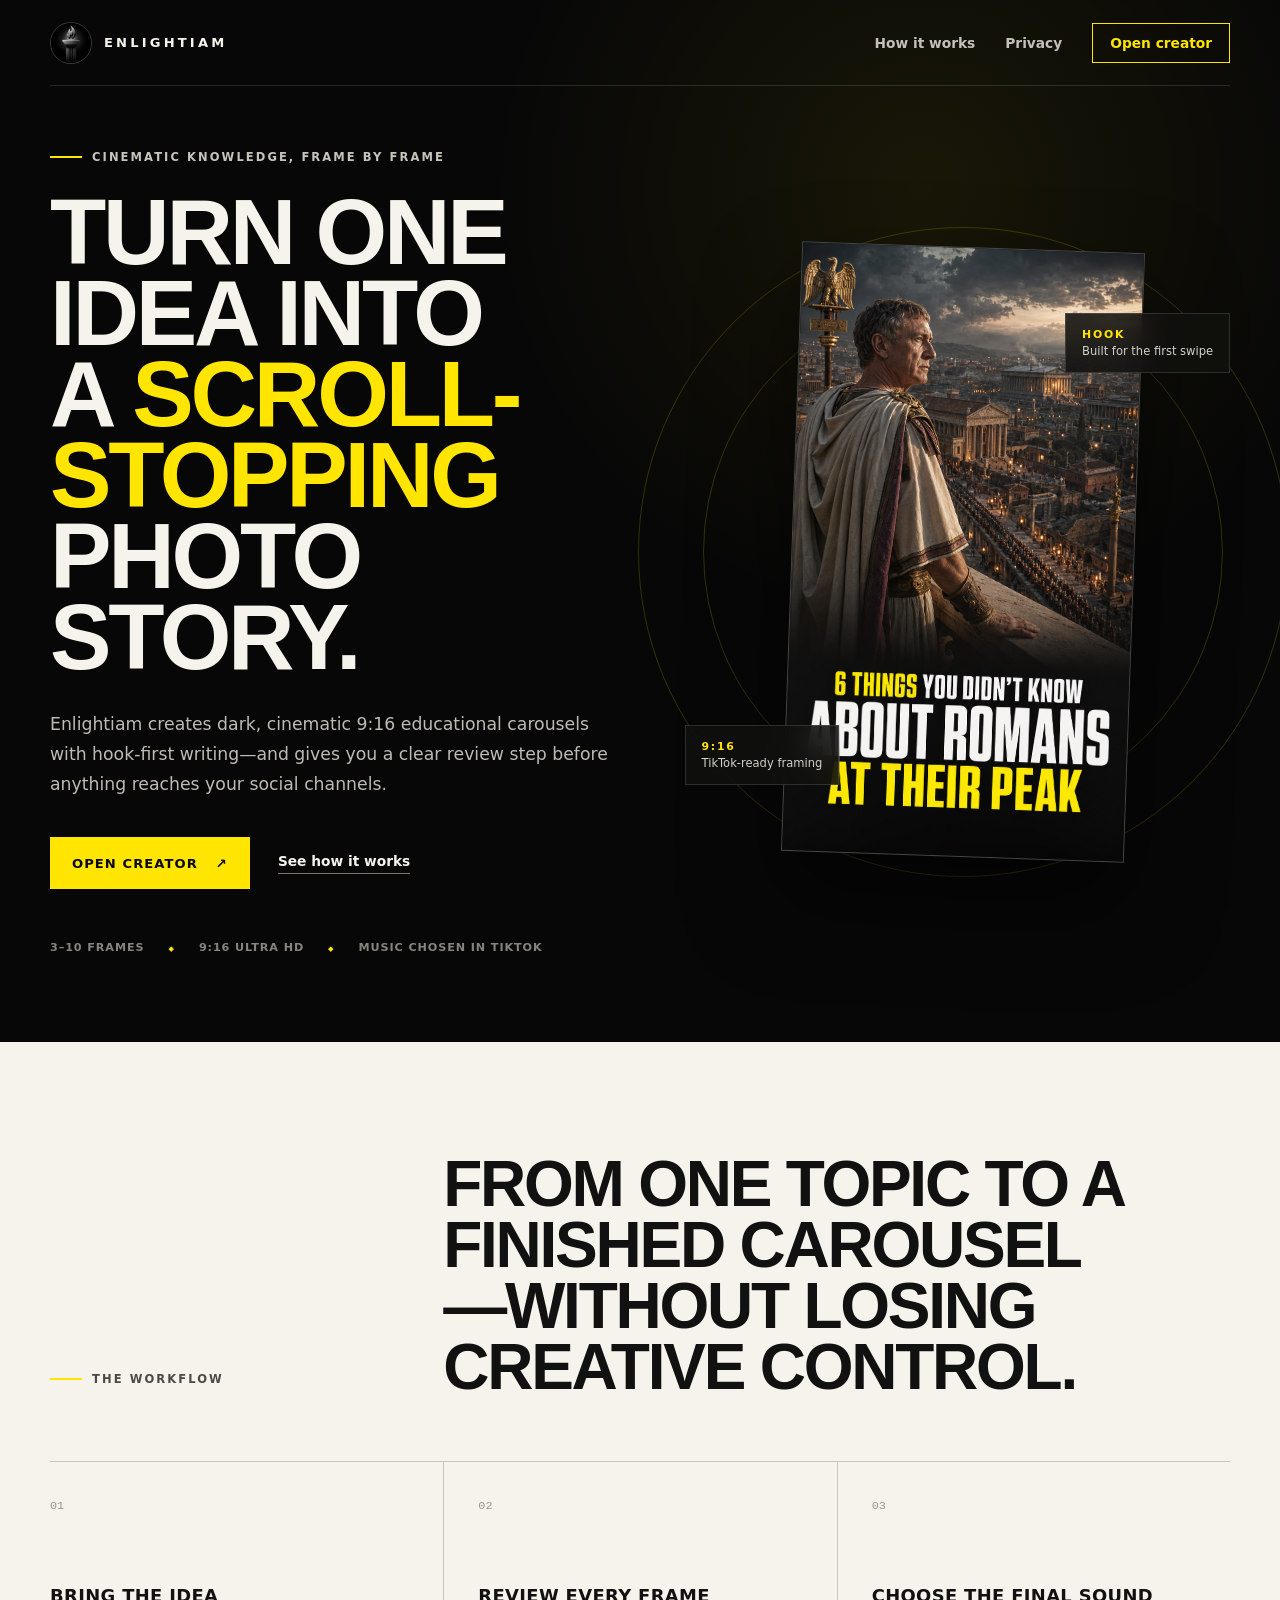
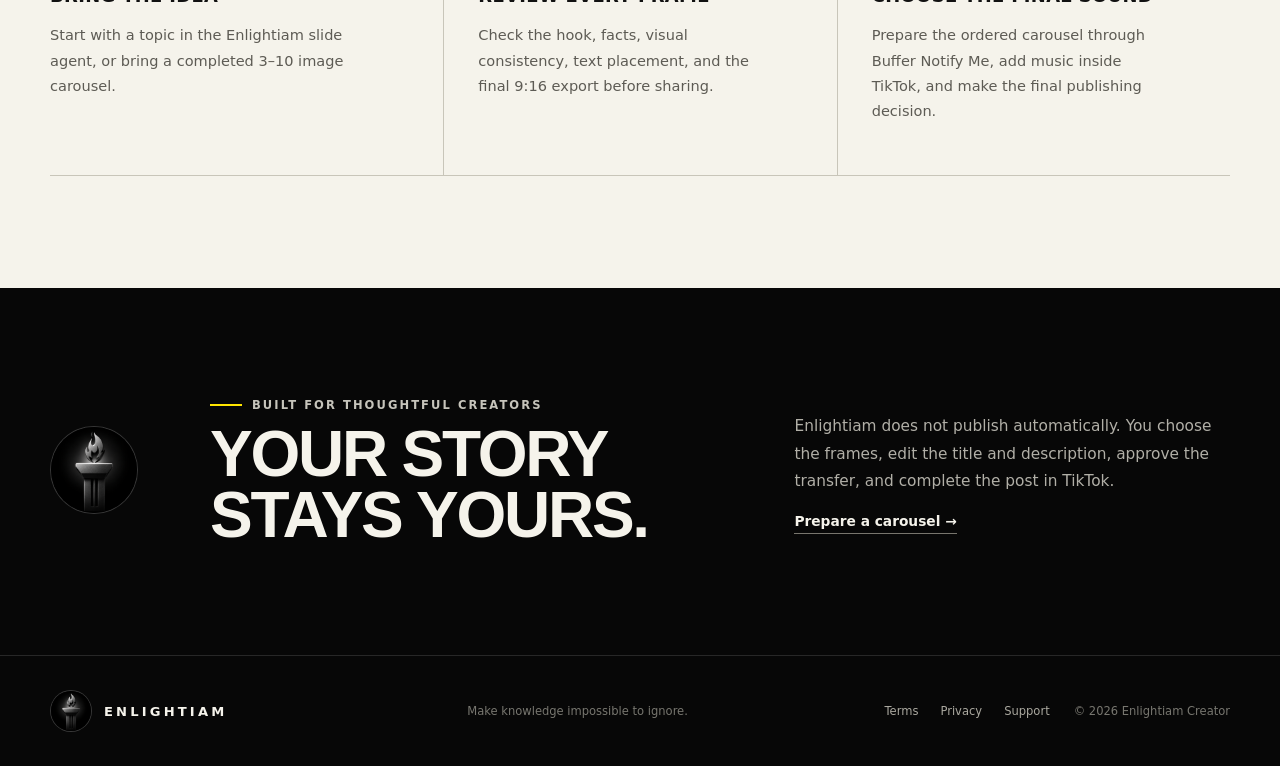
<file: index.html>
<!doctype html>
<html lang="en">
  <head>
    <meta charset="utf-8">
    <meta name="viewport" content="width=device-width, initial-scale=1">
    <meta name="description" content="Enlightiam creates cinematic, fact-checked photo stories for TikTok.">
    <meta name="theme-color" content="#070707">
    <title>Enlightiam — Cinematic Knowledge</title>
    <link rel="icon" href="preview/assets/enlightiam-icon.png">
    <link rel="stylesheet" href="styles.css">
  </head>
  <body>
    <header class="site-header shell">
      <a class="brand" href="index.html" aria-label="Enlightiam home">
        <span class="brand-mark"><img src="preview/assets/enlightiam-icon.png" alt=""></span>
        <span>ENLIGHTIAM</span>
      </a>
      <nav aria-label="Main navigation">
        <a href="#how-it-works">How it works</a>
        <a href="privacy.html">Privacy</a>
        <a class="nav-cta" href="https://enlightiam-creator.alemu17.chatgpt.site/create">Open creator</a>
      </nav>
    </header>

    <main>
      <section class="hero shell">
        <div class="hero-copy">
          <p class="eyebrow"><span></span>Cinematic knowledge, frame by frame</p>
          <h1>Turn one idea into a <em>scroll-stopping</em> photo story.</h1>
          <p class="hero-lead">Enlightiam creates dark, cinematic 9:16 educational carousels with hook-first writing—and gives you a clear review step before anything reaches your social channels.</p>
          <div class="hero-actions">
            <a class="button button-primary" href="https://enlightiam-creator.alemu17.chatgpt.site/create">Open creator <span aria-hidden="true">↗</span></a>
            <a class="text-link" href="#how-it-works">See how it works</a>
          </div>
          <div class="trust-row" aria-label="Product principles">
            <span>3–10 frames</span>
            <span>9:16 Ultra HD</span>
            <span>Music chosen in TikTok</span>
          </div>
        </div>

        <div class="hero-art" aria-label="Example Enlightiam Roman history carousel">
          <div class="orbit orbit-one"></div>
          <div class="orbit orbit-two"></div>
          <div class="preview-card">
            <img src="preview/assets/showcase-roman.png" alt="Six things you did not know about Romans at their peak">
          </div>
          <div class="preview-note note-top"><b>HOOK</b><span>Built for the first swipe</span></div>
          <div class="preview-note note-bottom"><b>9:16</b><span>TikTok-ready framing</span></div>
        </div>
      </section>

      <section class="process-section" id="how-it-works">
        <div class="shell">
          <div class="section-heading">
            <p class="eyebrow"><span></span>The workflow</p>
            <h2>From one topic to a finished carousel—without losing creative control.</h2>
          </div>
          <div class="step-grid">
            <article class="step-card"><span class="step-number">01</span><h3>Bring the idea</h3><p>Start with a topic in the Enlightiam slide agent, or bring a completed 3–10 image carousel.</p></article>
            <article class="step-card"><span class="step-number">02</span><h3>Review every frame</h3><p>Check the hook, facts, visual consistency, text placement, and the final 9:16 export before sharing.</p></article>
            <article class="step-card"><span class="step-number">03</span><h3>Choose the final sound</h3><p>Prepare the ordered carousel through Buffer Notify Me, add music inside TikTok, and make the final publishing decision.</p></article>
          </div>
        </div>
      </section>

      <section class="principles shell">
        <div class="principles-mark"><span class="brand-mark"><img src="preview/assets/enlightiam-icon.png" alt=""></span></div>
        <div><p class="eyebrow"><span></span>Built for thoughtful creators</p><h2>Your story stays yours.</h2></div>
        <div class="principles-copy"><p>Enlightiam does not publish automatically. You choose the frames, edit the title and description, approve the transfer, and complete the post in TikTok.</p><a class="text-link" href="https://enlightiam-creator.alemu17.chatgpt.site/create">Prepare a carousel →</a></div>
      </section>
    </main>

    <footer class="site-footer">
      <div class="shell footer-inner">
        <a class="brand" href="index.html"><span class="brand-mark"><img src="preview/assets/enlightiam-icon.png" alt=""></span><span>ENLIGHTIAM</span></a>
        <p>Make knowledge impossible to ignore.</p>
        <div class="footer-links"><a href="terms.html">Terms</a><a href="privacy.html">Privacy</a><a href="mailto:support@enlightiam.com">Support</a></div>
        <small>© 2026 Enlightiam Creator</small>
      </div>
    </footer>
  </body>
</html>
</file>
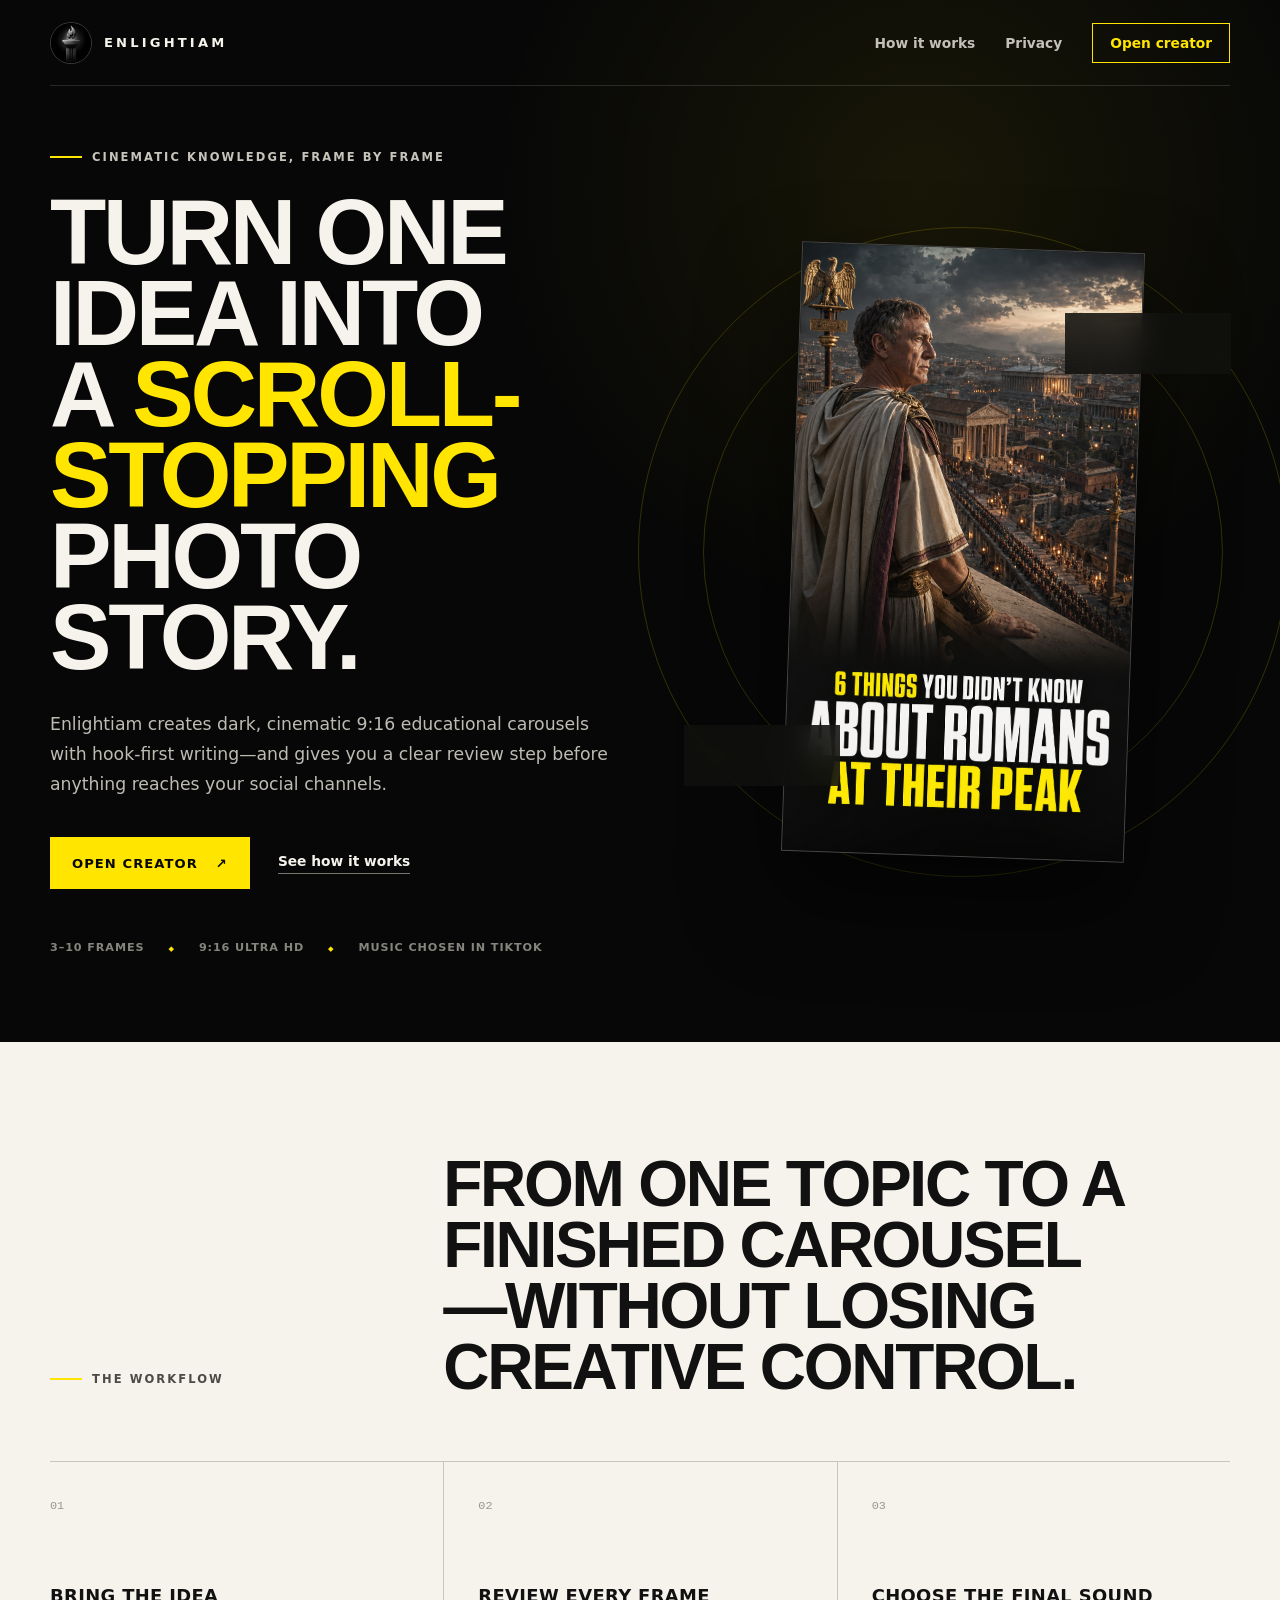
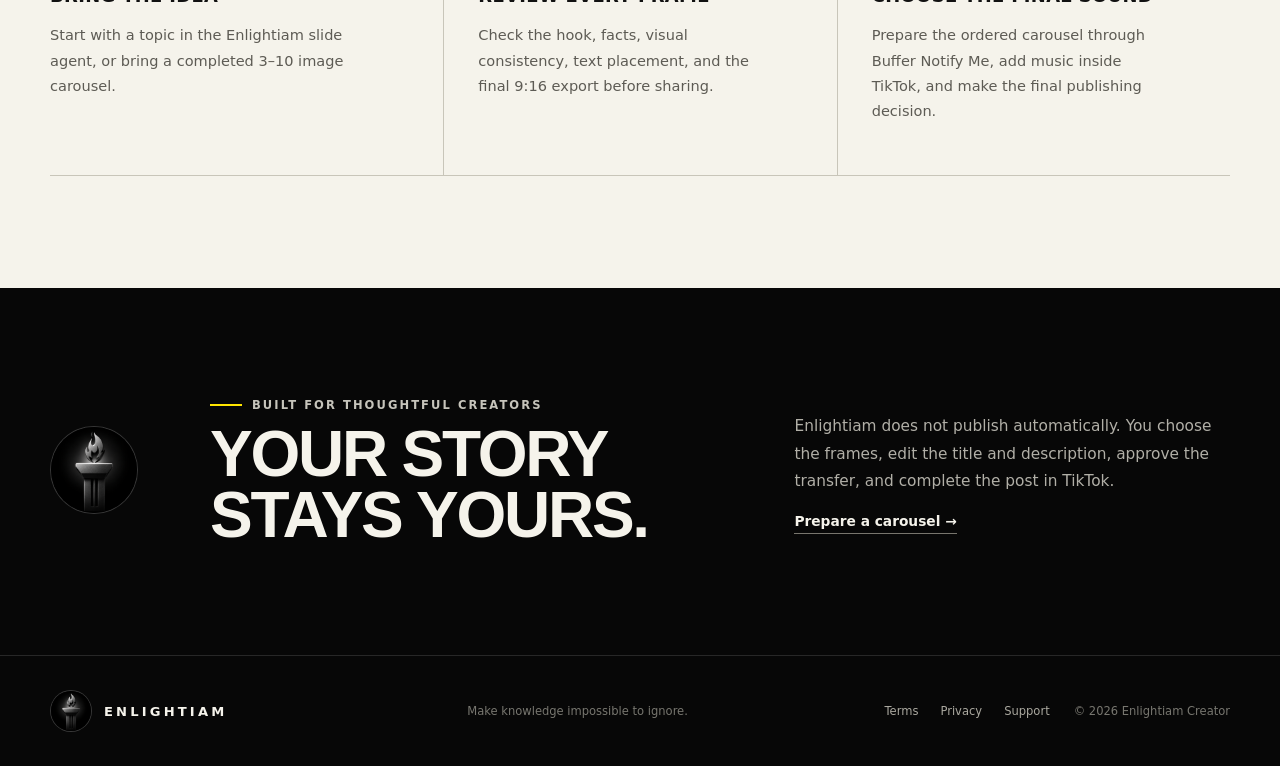
<file: preview/index.html>
<!doctype html>
<html lang="en">
  <head>
    <meta charset="utf-8">
    <meta name="viewport" content="width=device-width, initial-scale=1">
    <meta name="description" content="Enlightiam creates cinematic, fact-checked photo stories for TikTok.">
    <meta name="theme-color" content="#070707">
    <title>Enlightiam — Cinematic Knowledge</title>
    <link rel="icon" href="assets/enlightiam-icon.png">
    <link rel="stylesheet" href="styles.css">
  </head>
  <body>
    <header class="site-header shell">
      <a class="brand" href="index.html" aria-label="Enlightiam home">
        <span class="brand-mark"><img src="assets/enlightiam-icon.png" alt=""></span>
        <span>ENLIGHTIAM</span>
      </a>
      <nav aria-label="Main navigation">
        <a href="#how-it-works">How it works</a>
        <a href="privacy.html">Privacy</a>
        <a class="nav-cta" href="https://enlightiam-creator.alemu17.chatgpt.site/create">Open creator</a>
      </nav>
    </header>

    <main>
      <section class="hero shell">
        <div class="hero-copy">
          <p class="eyebrow"><span></span>Cinematic knowledge, frame by frame</p>
          <h1>Turn one idea into a <em>scroll-stopping</em> photo story.</h1>
          <p class="hero-lead">Enlightiam creates dark, cinematic 9:16 educational carousels with hook-first writing—and gives you a clear review step before anything reaches your social channels.</p>
          <div class="hero-actions">
            <a class="button button-primary" href="https://enlightiam-creator.alemu17.chatgpt.site/create">Open creator <span aria-hidden="true">↗</span></a>
            <a class="text-link" href="#how-it-works">See how it works</a>
          </div>
          <div class="trust-row" aria-label="Product principles">
            <span>3–10 frames</span>
            <span>9:16 Ultra HD</span>
            <span>Music chosen in TikTok</span>
          </div>
        </div>

        <div class="hero-art" aria-label="Example Enlightiam Roman history carousel">
          <div class="orbit orbit-one"></div>
          <div class="orbit orbit-two"></div>
          <div class="preview-card">
            <img src="assets/showcase-roman.png" alt="Six things you did not know about Romans at their peak">
          </div>
          <div class="preview-note note-top"><b>HOOK</b><span>Built for the first swipe</span></div>
          <div class="preview-note note-bottom"><b>9:16</b><span>TikTok-ready framing</span></div>
        </div>
      </section>

      <section class="process-section" id="how-it-works">
        <div class="shell">
          <div class="section-heading">
            <p class="eyebrow"><span></span>The workflow</p>
            <h2>From one topic to a finished carousel—without losing creative control.</h2>
          </div>
          <div class="step-grid">
            <article class="step-card"><span class="step-number">01</span><h3>Bring the idea</h3><p>Start with a topic in the Enlightiam slide agent, or bring a completed 3–10 image carousel.</p></article>
            <article class="step-card"><span class="step-number">02</span><h3>Review every frame</h3><p>Check the hook, facts, visual consistency, text placement, and the final 9:16 export before sharing.</p></article>
            <article class="step-card"><span class="step-number">03</span><h3>Choose the final sound</h3><p>Prepare the ordered carousel through Buffer Notify Me, add music inside TikTok, and make the final publishing decision.</p></article>
          </div>
        </div>
      </section>

      <section class="principles shell">
        <div class="principles-mark"><span class="brand-mark"><img src="assets/enlightiam-icon.png" alt=""></span></div>
        <div><p class="eyebrow"><span></span>Built for thoughtful creators</p><h2>Your story stays yours.</h2></div>
        <div class="principles-copy"><p>Enlightiam does not publish automatically. You choose the frames, edit the title and description, approve the transfer, and complete the post in TikTok.</p><a class="text-link" href="https://enlightiam-creator.alemu17.chatgpt.site/create">Prepare a carousel →</a></div>
      </section>
    </main>

    <footer class="site-footer">
      <div class="shell footer-inner">
        <a class="brand" href="index.html"><span class="brand-mark"><img src="assets/enlightiam-icon.png" alt=""></span><span>ENLIGHTIAM</span></a>
        <p>Make knowledge impossible to ignore.</p>
        <div class="footer-links"><a href="terms.html">Terms</a><a href="privacy.html">Privacy</a><a href="mailto:support@enlightiam.com">Support</a></div>
        <small>© 2026 Enlightiam Creator</small>
      </div>
    </footer>
  </body>
</html>
</file>
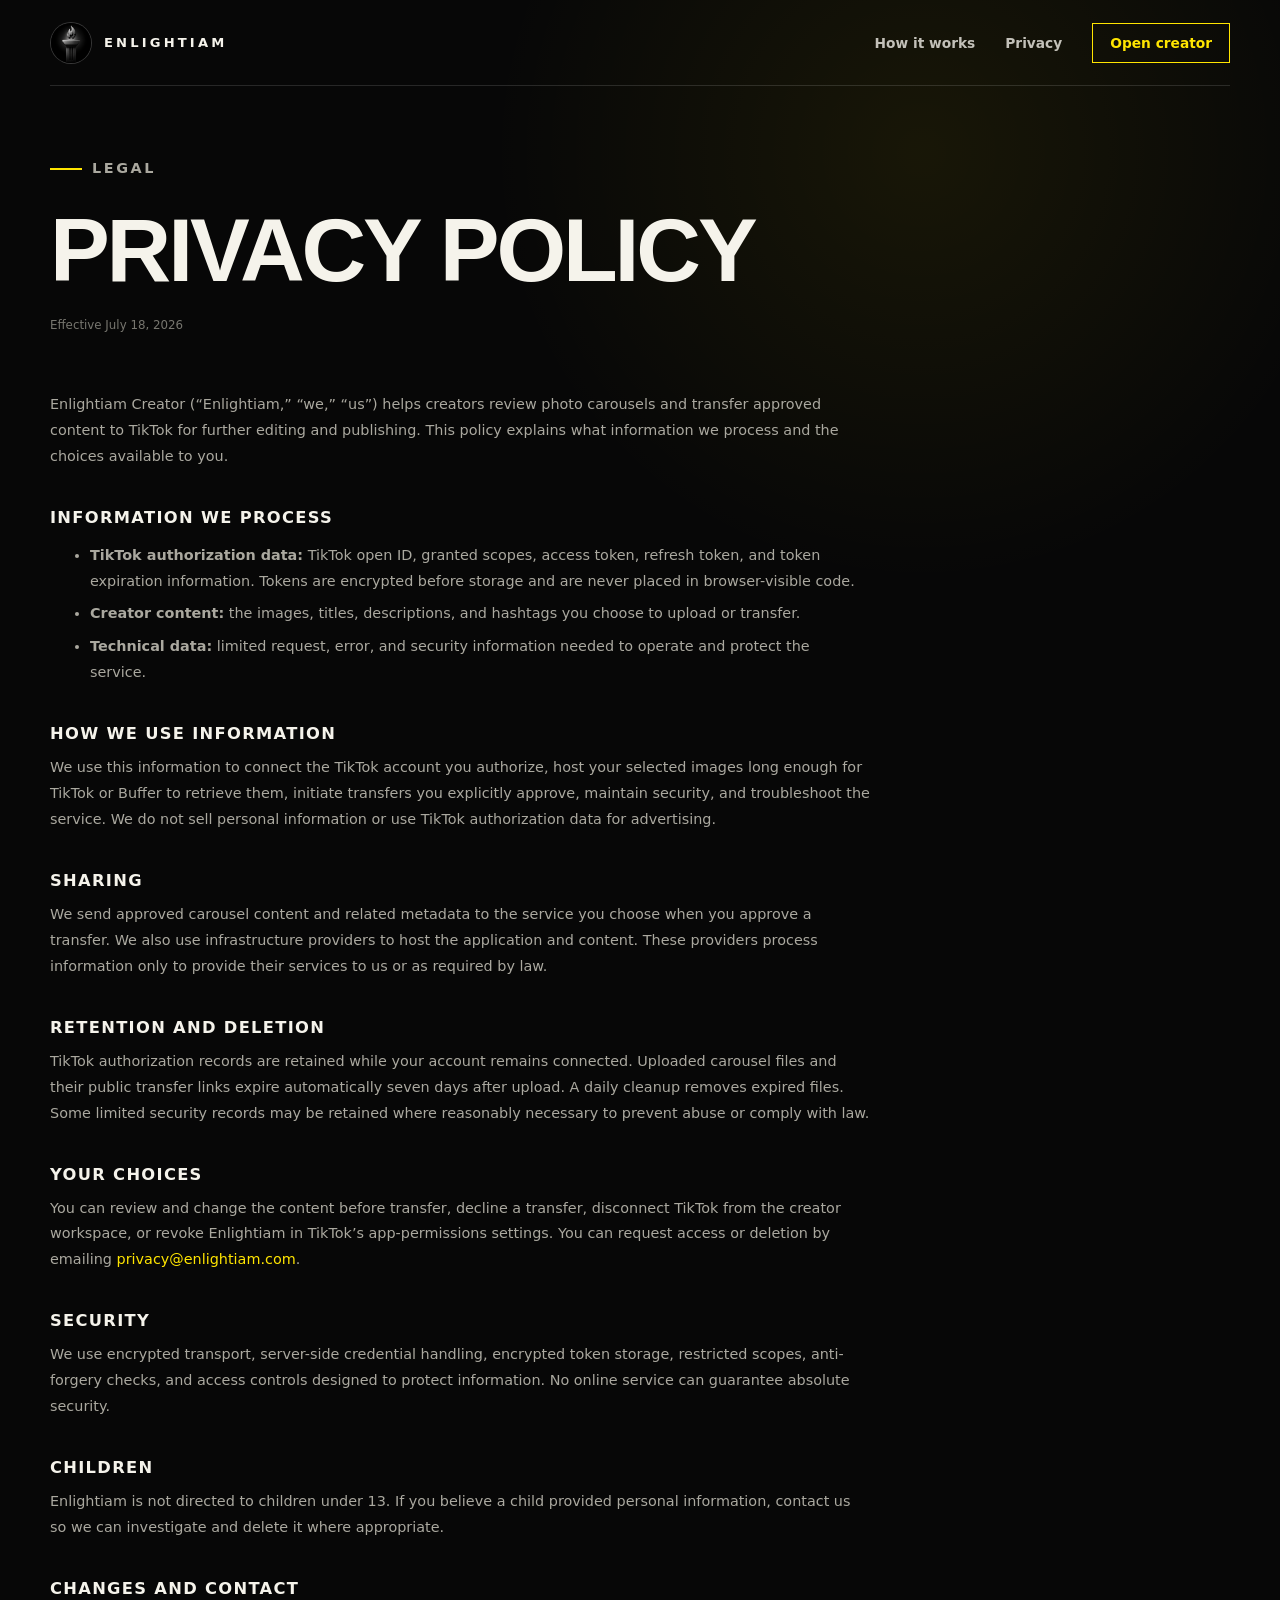
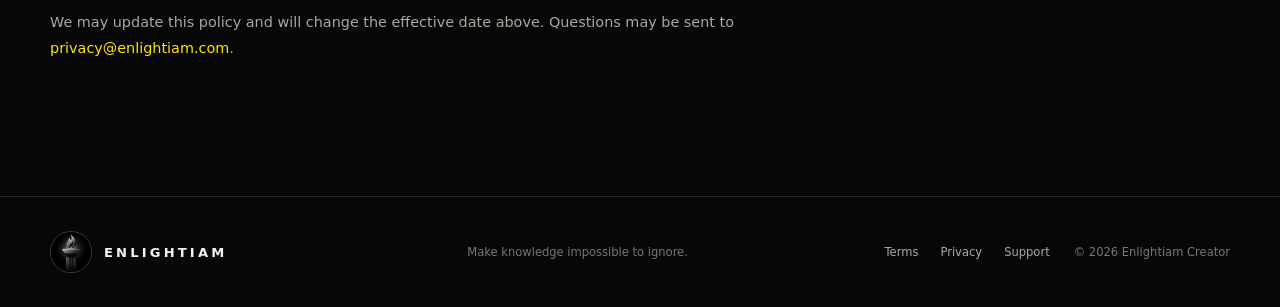
<file: privacy.html>
<!doctype html>
<html lang="en">
  <head>
    <meta charset="utf-8"><meta name="viewport" content="width=device-width, initial-scale=1">
    <title>Privacy Policy — Enlightiam</title><link rel="icon" href="preview/assets/enlightiam-icon.png"><link rel="stylesheet" href="styles.css">
  </head>
  <body>
    <header class="site-header shell"><a class="brand" href="index.html"><span class="brand-mark"><img src="preview/assets/enlightiam-icon.png" alt=""></span><span>ENLIGHTIAM</span></a><nav><a href="index.html#how-it-works">How it works</a><a href="privacy.html">Privacy</a><a class="nav-cta" href="https://enlightiam-creator.alemu17.chatgpt.site/create">Open creator</a></nav></header>
    <main><section class="legal shell"><article>
      <p class="eyebrow"><span></span>Legal</p><h1>Privacy Policy</h1><p class="updated">Effective July 18, 2026</p>
      <p>Enlightiam Creator (“Enlightiam,” “we,” “us”) helps creators review photo carousels and transfer approved content to TikTok for further editing and publishing. This policy explains what information we process and the choices available to you.</p>
      <h2>Information we process</h2><ul><li><strong>TikTok authorization data:</strong> TikTok open ID, granted scopes, access token, refresh token, and token expiration information. Tokens are encrypted before storage and are never placed in browser-visible code.</li><li><strong>Creator content:</strong> the images, titles, descriptions, and hashtags you choose to upload or transfer.</li><li><strong>Technical data:</strong> limited request, error, and security information needed to operate and protect the service.</li></ul>
      <h2>How we use information</h2><p>We use this information to connect the TikTok account you authorize, host your selected images long enough for TikTok or Buffer to retrieve them, initiate transfers you explicitly approve, maintain security, and troubleshoot the service. We do not sell personal information or use TikTok authorization data for advertising.</p>
      <h2>Sharing</h2><p>We send approved carousel content and related metadata to the service you choose when you approve a transfer. We also use infrastructure providers to host the application and content. These providers process information only to provide their services to us or as required by law.</p>
      <h2>Retention and deletion</h2><p>TikTok authorization records are retained while your account remains connected. Uploaded carousel files and their public transfer links expire automatically seven days after upload. A daily cleanup removes expired files. Some limited security records may be retained where reasonably necessary to prevent abuse or comply with law.</p>
      <h2>Your choices</h2><p>You can review and change the content before transfer, decline a transfer, disconnect TikTok from the creator workspace, or revoke Enlightiam in TikTok’s app-permissions settings. You can request access or deletion by emailing <a href="mailto:privacy@enlightiam.com">privacy@enlightiam.com</a>.</p>
      <h2>Security</h2><p>We use encrypted transport, server-side credential handling, encrypted token storage, restricted scopes, anti-forgery checks, and access controls designed to protect information. No online service can guarantee absolute security.</p>
      <h2>Children</h2><p>Enlightiam is not directed to children under 13. If you believe a child provided personal information, contact us so we can investigate and delete it where appropriate.</p>
      <h2>Changes and contact</h2><p>We may update this policy and will change the effective date above. Questions may be sent to <a href="mailto:privacy@enlightiam.com">privacy@enlightiam.com</a>.</p>
    </article></section></main>
    <footer class="site-footer"><div class="shell footer-inner"><a class="brand" href="index.html"><span class="brand-mark"><img src="preview/assets/enlightiam-icon.png" alt=""></span><span>ENLIGHTIAM</span></a><p>Make knowledge impossible to ignore.</p><div class="footer-links"><a href="terms.html">Terms</a><a href="privacy.html">Privacy</a><a href="mailto:support@enlightiam.com">Support</a></div><small>© 2026 Enlightiam Creator</small></div></footer>
  </body>
</html>
</file>
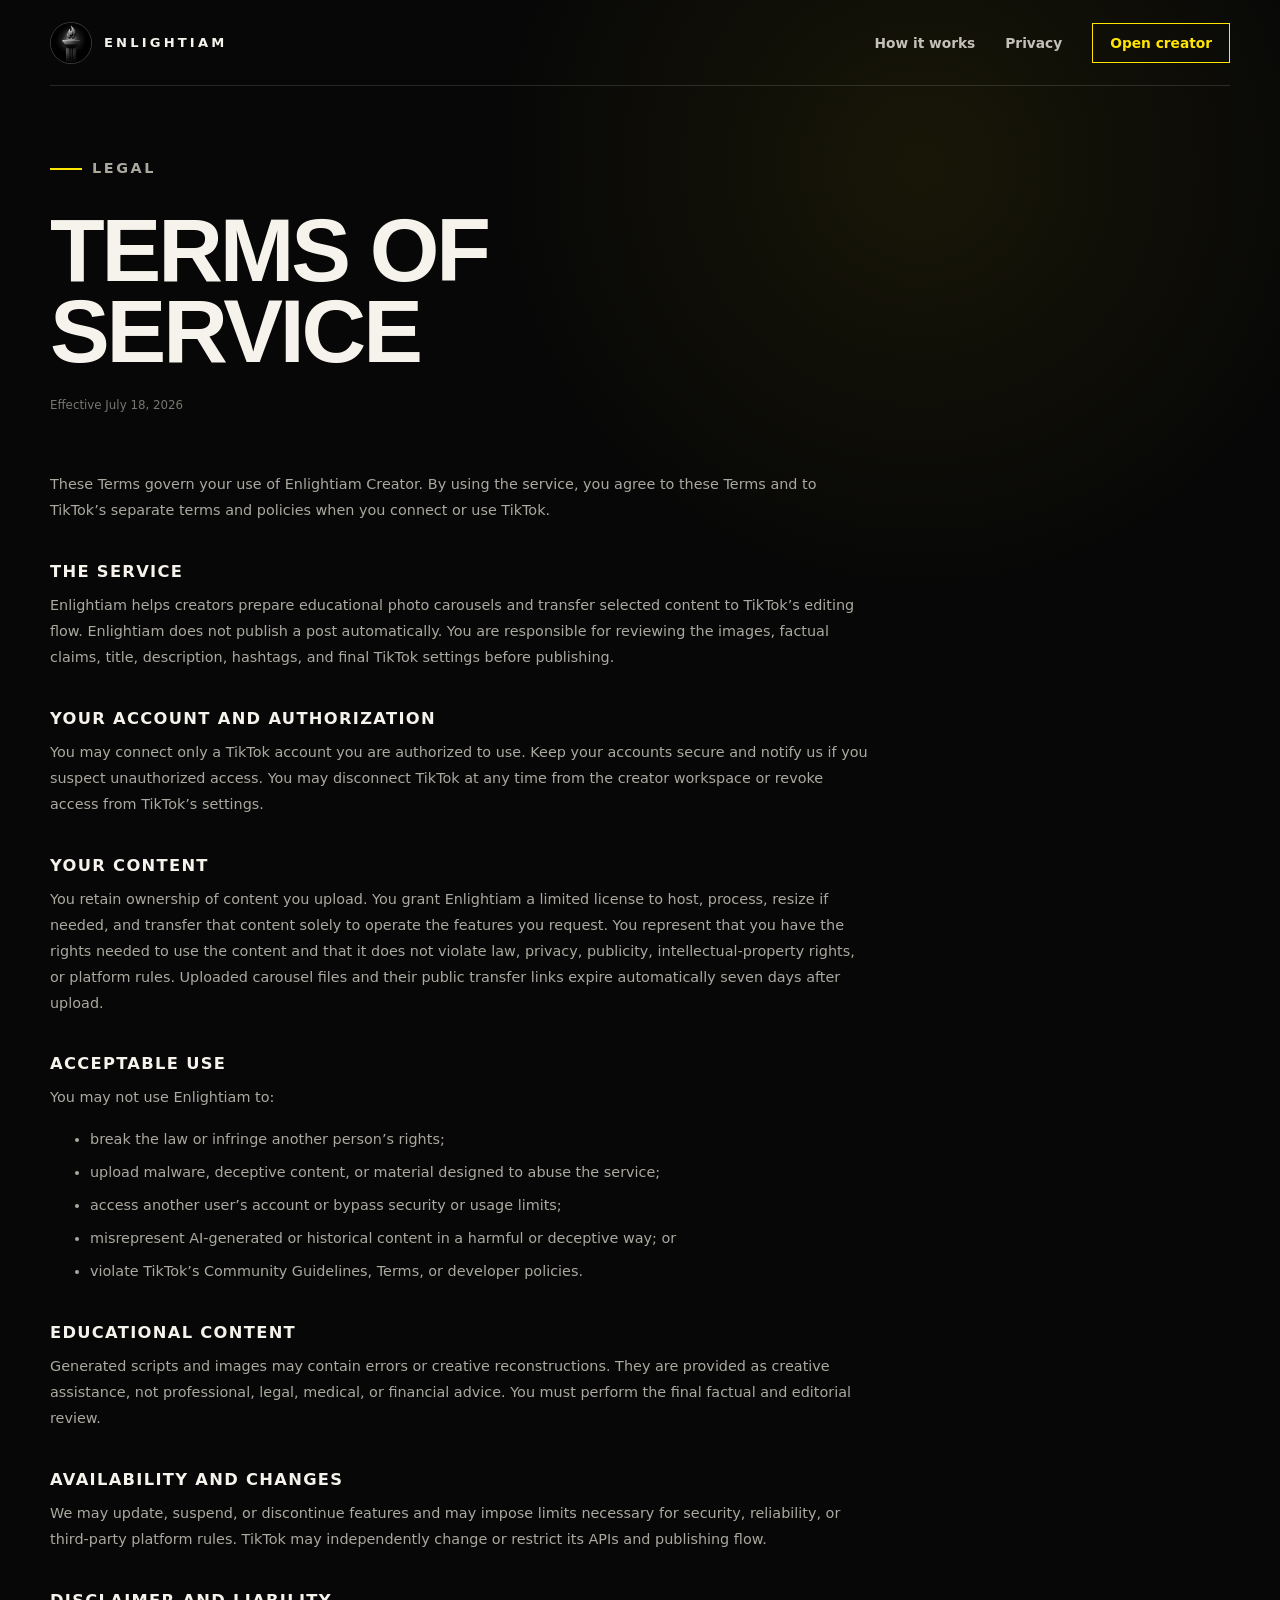
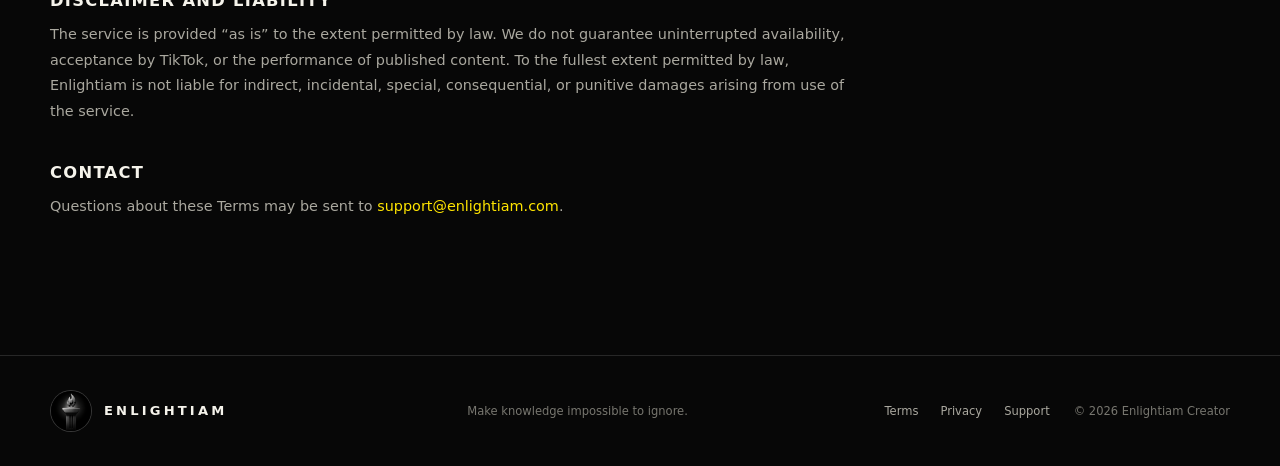
<file: terms.html>
<!doctype html>
<html lang="en">
  <head>
    <meta charset="utf-8"><meta name="viewport" content="width=device-width, initial-scale=1">
    <title>Terms of Service — Enlightiam</title><link rel="icon" href="preview/assets/enlightiam-icon.png"><link rel="stylesheet" href="styles.css">
  </head>
  <body>
    <header class="site-header shell"><a class="brand" href="index.html"><span class="brand-mark"><img src="preview/assets/enlightiam-icon.png" alt=""></span><span>ENLIGHTIAM</span></a><nav><a href="index.html#how-it-works">How it works</a><a href="privacy.html">Privacy</a><a class="nav-cta" href="https://enlightiam-creator.alemu17.chatgpt.site/create">Open creator</a></nav></header>
    <main><section class="legal shell"><article>
      <p class="eyebrow"><span></span>Legal</p><h1>Terms of Service</h1><p class="updated">Effective July 18, 2026</p>
      <p>These Terms govern your use of Enlightiam Creator. By using the service, you agree to these Terms and to TikTok’s separate terms and policies when you connect or use TikTok.</p>
      <h2>The service</h2><p>Enlightiam helps creators prepare educational photo carousels and transfer selected content to TikTok’s editing flow. Enlightiam does not publish a post automatically. You are responsible for reviewing the images, factual claims, title, description, hashtags, and final TikTok settings before publishing.</p>
      <h2>Your account and authorization</h2><p>You may connect only a TikTok account you are authorized to use. Keep your accounts secure and notify us if you suspect unauthorized access. You may disconnect TikTok at any time from the creator workspace or revoke access from TikTok’s settings.</p>
      <h2>Your content</h2><p>You retain ownership of content you upload. You grant Enlightiam a limited license to host, process, resize if needed, and transfer that content solely to operate the features you request. You represent that you have the rights needed to use the content and that it does not violate law, privacy, publicity, intellectual-property rights, or platform rules. Uploaded carousel files and their public transfer links expire automatically seven days after upload.</p>
      <h2>Acceptable use</h2><p>You may not use Enlightiam to:</p><ul><li>break the law or infringe another person’s rights;</li><li>upload malware, deceptive content, or material designed to abuse the service;</li><li>access another user’s account or bypass security or usage limits;</li><li>misrepresent AI-generated or historical content in a harmful or deceptive way; or</li><li>violate TikTok’s Community Guidelines, Terms, or developer policies.</li></ul>
      <h2>Educational content</h2><p>Generated scripts and images may contain errors or creative reconstructions. They are provided as creative assistance, not professional, legal, medical, or financial advice. You must perform the final factual and editorial review.</p>
      <h2>Availability and changes</h2><p>We may update, suspend, or discontinue features and may impose limits necessary for security, reliability, or third-party platform rules. TikTok may independently change or restrict its APIs and publishing flow.</p>
      <h2>Disclaimer and liability</h2><p>The service is provided “as is” to the extent permitted by law. We do not guarantee uninterrupted availability, acceptance by TikTok, or the performance of published content. To the fullest extent permitted by law, Enlightiam is not liable for indirect, incidental, special, consequential, or punitive damages arising from use of the service.</p>
      <h2>Contact</h2><p>Questions about these Terms may be sent to <a href="mailto:support@enlightiam.com">support@enlightiam.com</a>.</p>
    </article></section></main>
    <footer class="site-footer"><div class="shell footer-inner"><a class="brand" href="index.html"><span class="brand-mark"><img src="preview/assets/enlightiam-icon.png" alt=""></span><span>ENLIGHTIAM</span></a><p>Make knowledge impossible to ignore.</p><div class="footer-links"><a href="terms.html">Terms</a><a href="privacy.html">Privacy</a><a href="mailto:support@enlightiam.com">Support</a></div><small>© 2026 Enlightiam Creator</small></div></footer>
  </body>
</html>
</file>
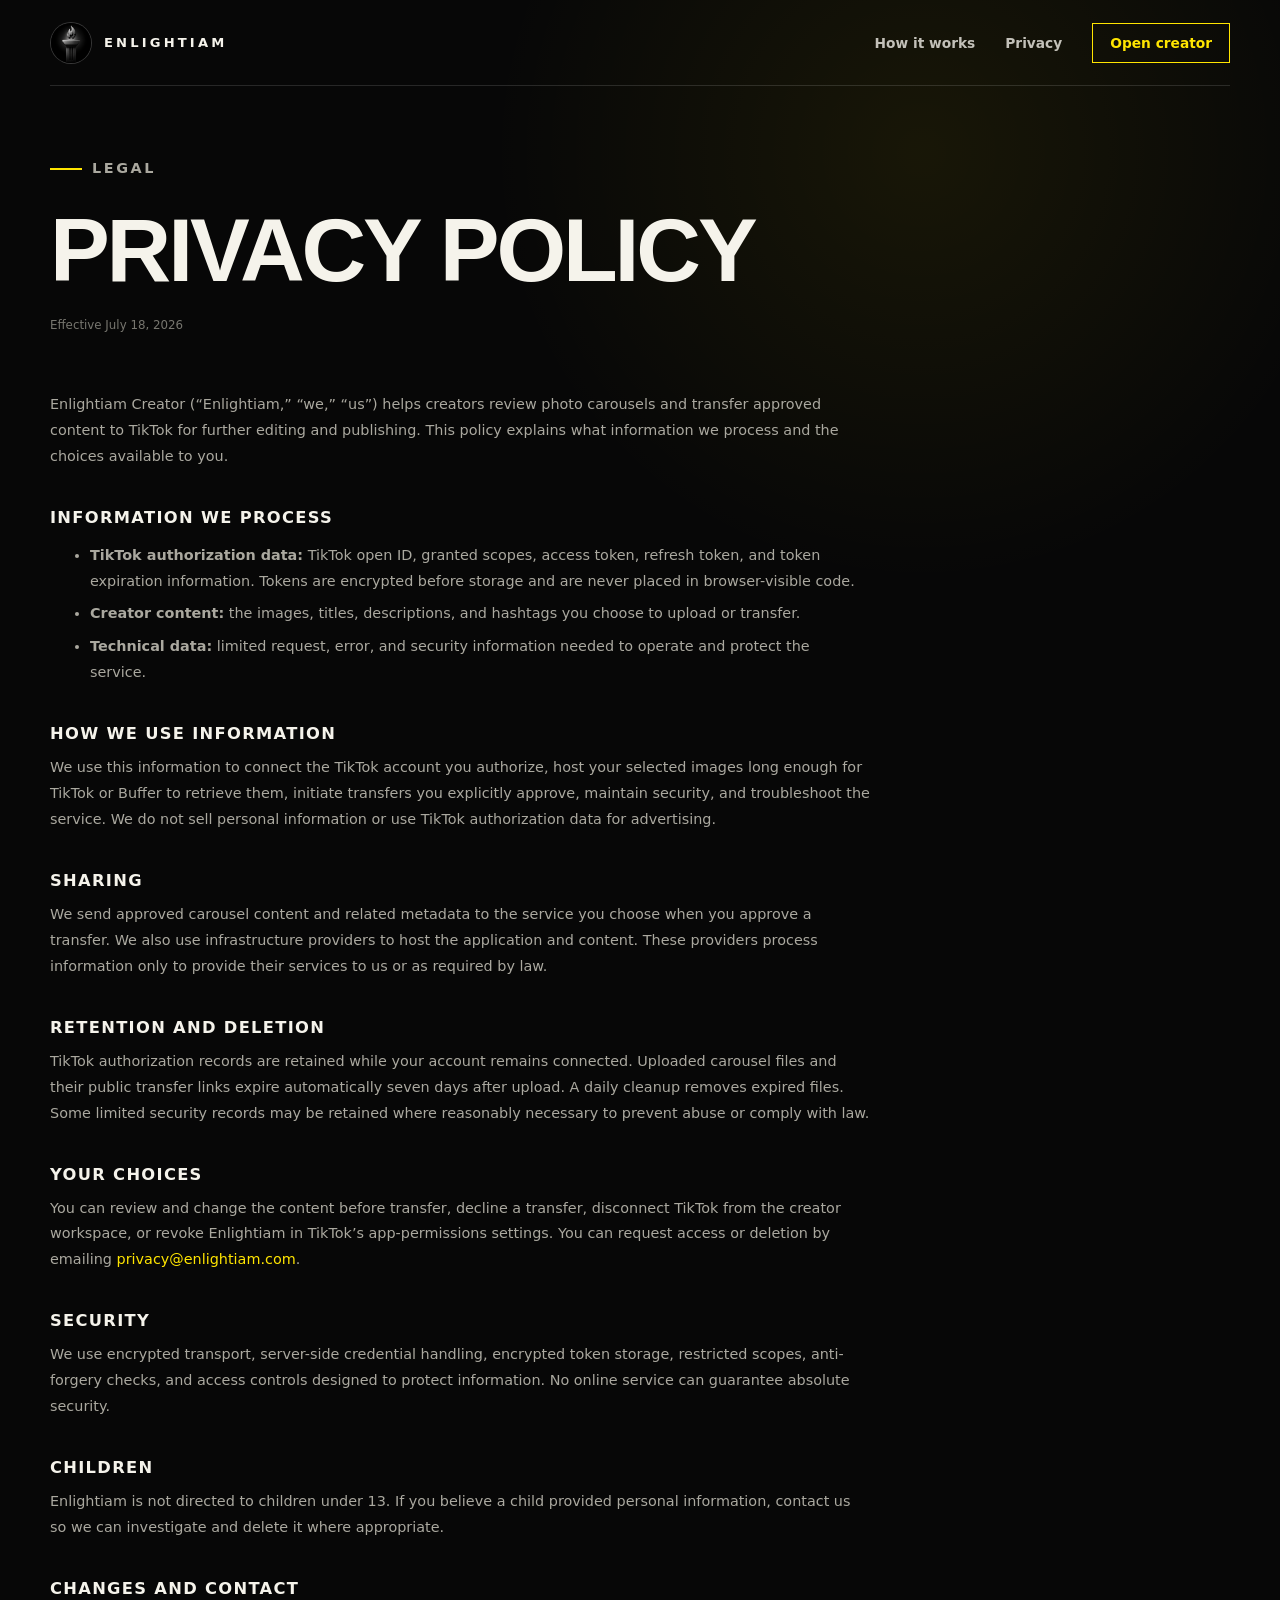
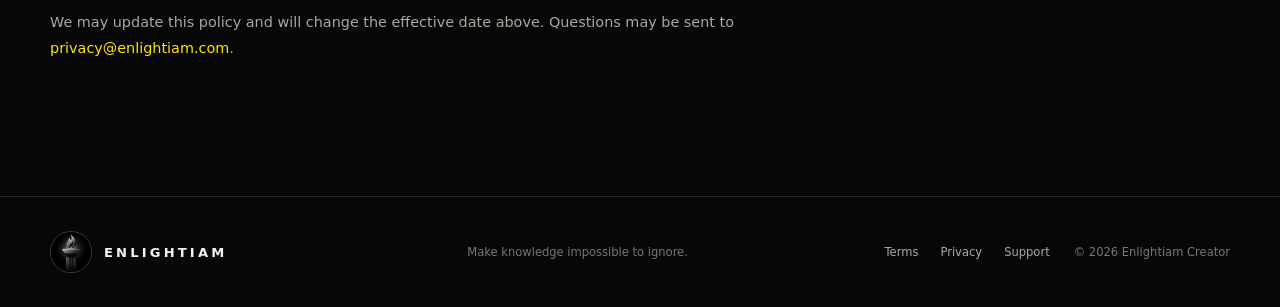
<file: preview/privacy.html>
<!doctype html>
<html lang="en">
  <head>
    <meta charset="utf-8"><meta name="viewport" content="width=device-width, initial-scale=1">
    <title>Privacy Policy — Enlightiam</title><link rel="icon" href="assets/enlightiam-icon.png"><link rel="stylesheet" href="styles.css">
  </head>
  <body>
    <header class="site-header shell"><a class="brand" href="index.html"><span class="brand-mark"><img src="assets/enlightiam-icon.png" alt=""></span><span>ENLIGHTIAM</span></a><nav><a href="index.html#how-it-works">How it works</a><a href="privacy.html">Privacy</a><a class="nav-cta" href="https://enlightiam-creator.alemu17.chatgpt.site/create">Open creator</a></nav></header>
    <main><section class="legal shell"><article>
      <p class="eyebrow"><span></span>Legal</p><h1>Privacy Policy</h1><p class="updated">Effective July 18, 2026</p>
      <p>Enlightiam Creator (“Enlightiam,” “we,” “us”) helps creators review photo carousels and transfer approved content to TikTok for further editing and publishing. This policy explains what information we process and the choices available to you.</p>
      <h2>Information we process</h2><ul><li><strong>TikTok authorization data:</strong> TikTok open ID, granted scopes, access token, refresh token, and token expiration information. Tokens are encrypted before storage and are never placed in browser-visible code.</li><li><strong>Creator content:</strong> the images, titles, descriptions, and hashtags you choose to upload or transfer.</li><li><strong>Technical data:</strong> limited request, error, and security information needed to operate and protect the service.</li></ul>
      <h2>How we use information</h2><p>We use this information to connect the TikTok account you authorize, host your selected images long enough for TikTok or Buffer to retrieve them, initiate transfers you explicitly approve, maintain security, and troubleshoot the service. We do not sell personal information or use TikTok authorization data for advertising.</p>
      <h2>Sharing</h2><p>We send approved carousel content and related metadata to the service you choose when you approve a transfer. We also use infrastructure providers to host the application and content. These providers process information only to provide their services to us or as required by law.</p>
      <h2>Retention and deletion</h2><p>TikTok authorization records are retained while your account remains connected. Uploaded carousel files and their public transfer links expire automatically seven days after upload. A daily cleanup removes expired files. Some limited security records may be retained where reasonably necessary to prevent abuse or comply with law.</p>
      <h2>Your choices</h2><p>You can review and change the content before transfer, decline a transfer, disconnect TikTok from the creator workspace, or revoke Enlightiam in TikTok’s app-permissions settings. You can request access or deletion by emailing <a href="mailto:privacy@enlightiam.com">privacy@enlightiam.com</a>.</p>
      <h2>Security</h2><p>We use encrypted transport, server-side credential handling, encrypted token storage, restricted scopes, anti-forgery checks, and access controls designed to protect information. No online service can guarantee absolute security.</p>
      <h2>Children</h2><p>Enlightiam is not directed to children under 13. If you believe a child provided personal information, contact us so we can investigate and delete it where appropriate.</p>
      <h2>Changes and contact</h2><p>We may update this policy and will change the effective date above. Questions may be sent to <a href="mailto:privacy@enlightiam.com">privacy@enlightiam.com</a>.</p>
    </article></section></main>
    <footer class="site-footer"><div class="shell footer-inner"><a class="brand" href="index.html"><span class="brand-mark"><img src="assets/enlightiam-icon.png" alt=""></span><span>ENLIGHTIAM</span></a><p>Make knowledge impossible to ignore.</p><div class="footer-links"><a href="terms.html">Terms</a><a href="privacy.html">Privacy</a><a href="mailto:support@enlightiam.com">Support</a></div><small>© 2026 Enlightiam Creator</small></div></footer>
  </body>
</html>
</file>
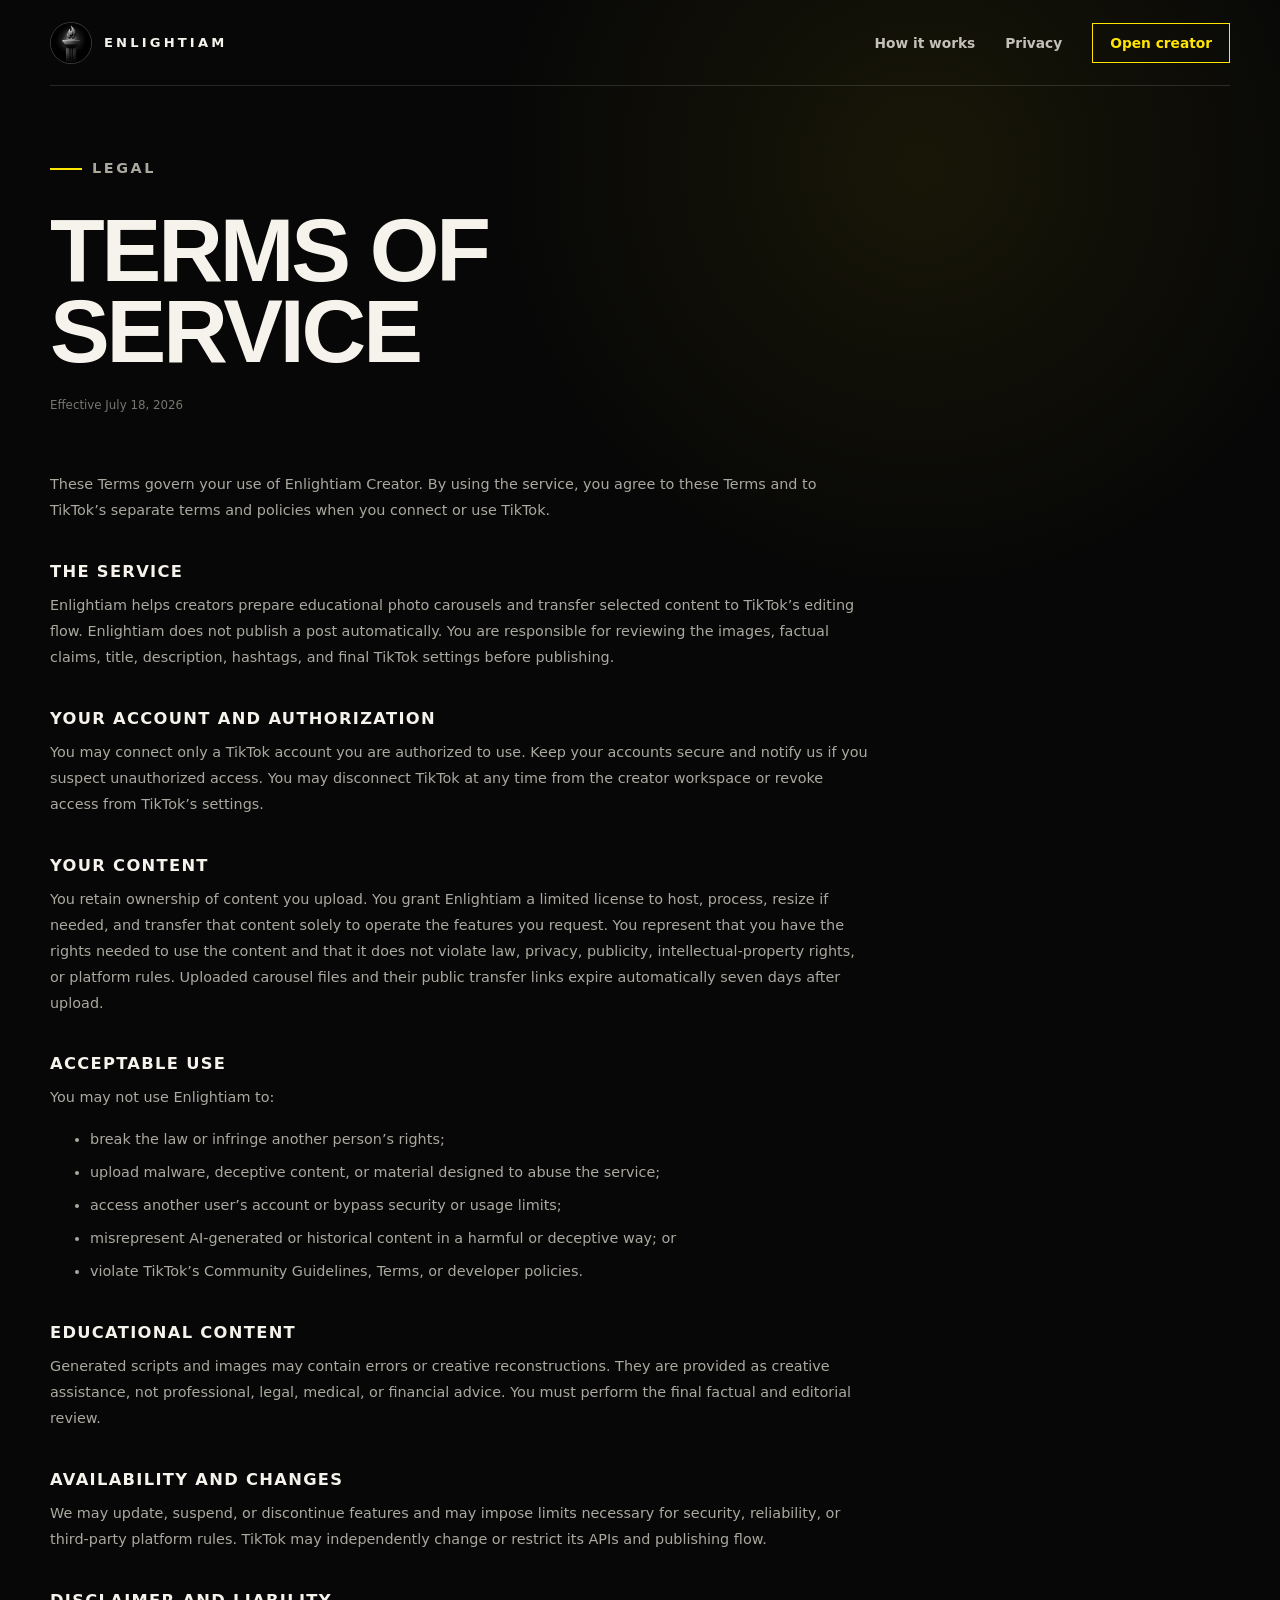
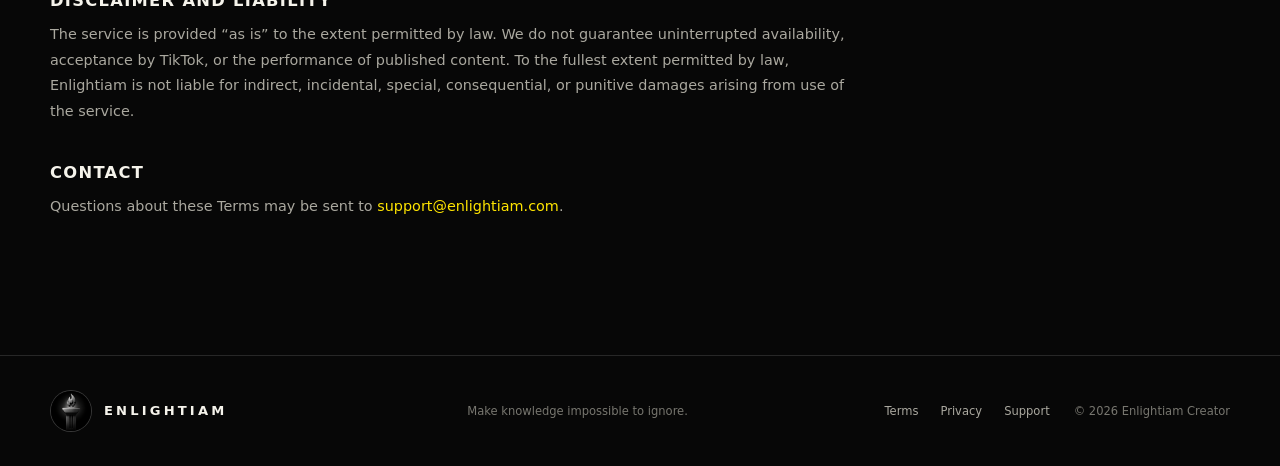
<file: preview/terms.html>
<!doctype html>
<html lang="en">
  <head>
    <meta charset="utf-8"><meta name="viewport" content="width=device-width, initial-scale=1">
    <title>Terms of Service — Enlightiam</title><link rel="icon" href="assets/enlightiam-icon.png"><link rel="stylesheet" href="styles.css">
  </head>
  <body>
    <header class="site-header shell"><a class="brand" href="index.html"><span class="brand-mark"><img src="assets/enlightiam-icon.png" alt=""></span><span>ENLIGHTIAM</span></a><nav><a href="index.html#how-it-works">How it works</a><a href="privacy.html">Privacy</a><a class="nav-cta" href="https://enlightiam-creator.alemu17.chatgpt.site/create">Open creator</a></nav></header>
    <main><section class="legal shell"><article>
      <p class="eyebrow"><span></span>Legal</p><h1>Terms of Service</h1><p class="updated">Effective July 18, 2026</p>
      <p>These Terms govern your use of Enlightiam Creator. By using the service, you agree to these Terms and to TikTok’s separate terms and policies when you connect or use TikTok.</p>
      <h2>The service</h2><p>Enlightiam helps creators prepare educational photo carousels and transfer selected content to TikTok’s editing flow. Enlightiam does not publish a post automatically. You are responsible for reviewing the images, factual claims, title, description, hashtags, and final TikTok settings before publishing.</p>
      <h2>Your account and authorization</h2><p>You may connect only a TikTok account you are authorized to use. Keep your accounts secure and notify us if you suspect unauthorized access. You may disconnect TikTok at any time from the creator workspace or revoke access from TikTok’s settings.</p>
      <h2>Your content</h2><p>You retain ownership of content you upload. You grant Enlightiam a limited license to host, process, resize if needed, and transfer that content solely to operate the features you request. You represent that you have the rights needed to use the content and that it does not violate law, privacy, publicity, intellectual-property rights, or platform rules. Uploaded carousel files and their public transfer links expire automatically seven days after upload.</p>
      <h2>Acceptable use</h2><p>You may not use Enlightiam to:</p><ul><li>break the law or infringe another person’s rights;</li><li>upload malware, deceptive content, or material designed to abuse the service;</li><li>access another user’s account or bypass security or usage limits;</li><li>misrepresent AI-generated or historical content in a harmful or deceptive way; or</li><li>violate TikTok’s Community Guidelines, Terms, or developer policies.</li></ul>
      <h2>Educational content</h2><p>Generated scripts and images may contain errors or creative reconstructions. They are provided as creative assistance, not professional, legal, medical, or financial advice. You must perform the final factual and editorial review.</p>
      <h2>Availability and changes</h2><p>We may update, suspend, or discontinue features and may impose limits necessary for security, reliability, or third-party platform rules. TikTok may independently change or restrict its APIs and publishing flow.</p>
      <h2>Disclaimer and liability</h2><p>The service is provided “as is” to the extent permitted by law. We do not guarantee uninterrupted availability, acceptance by TikTok, or the performance of published content. To the fullest extent permitted by law, Enlightiam is not liable for indirect, incidental, special, consequential, or punitive damages arising from use of the service.</p>
      <h2>Contact</h2><p>Questions about these Terms may be sent to <a href="mailto:support@enlightiam.com">support@enlightiam.com</a>.</p>
    </article></section></main>
    <footer class="site-footer"><div class="shell footer-inner"><a class="brand" href="index.html"><span class="brand-mark"><img src="assets/enlightiam-icon.png" alt=""></span><span>ENLIGHTIAM</span></a><p>Make knowledge impossible to ignore.</p><div class="footer-links"><a href="terms.html">Terms</a><a href="privacy.html">Privacy</a><a href="mailto:support@enlightiam.com">Support</a></div><small>© 2026 Enlightiam Creator</small></div></footer>
  </body>
</html>
</file>
<file: styles.css>
:root { --ink:#070707; --panel:#11110f; --line:rgba(255,255,255,.13); --paper:#f5f3eb; --muted:#aaa9a1; --yellow:#ffe500; --yellow-soft:#fff261; }
* { box-sizing:border-box; }
html { scroll-behavior:smooth; }
body { margin:0; background:radial-gradient(circle at 72% 8%,rgba(255,229,0,.07),transparent 27rem),var(--ink); color:var(--paper); font-family:Inter,ui-sans-serif,system-ui,-apple-system,BlinkMacSystemFont,"Segoe UI",sans-serif; min-height:100vh; }
a { color:inherit; text-decoration:none; }
.shell { width:min(1180px,calc(100% - 48px)); margin-inline:auto; }
.site-header { align-items:center; border-bottom:1px solid var(--line); display:flex; height:86px; justify-content:space-between; }
.brand { align-items:center; display:inline-flex; gap:12px; }
.brand > span:last-child { font-size:.82rem; font-weight:850; letter-spacing:.24em; }
.brand-mark { align-items:center; background:#0b0b0b; border:1px solid rgba(255,255,255,.18); border-radius:50%; display:inline-flex; height:42px; justify-content:center; overflow:hidden; width:42px; }
.brand-mark img { height:100%; object-fit:cover; width:100%; }
.site-header nav { align-items:center; display:flex; gap:30px; }
.site-header nav > a { color:#c3c1b9; font-size:.86rem; font-weight:650; }
.site-header nav > a:hover { color:#fff; }
.site-header .nav-cta { border:1px solid var(--yellow); color:var(--yellow); padding:11px 17px; }
.hero { align-items:center; display:grid; gap:80px; grid-template-columns:1.03fr .97fr; min-height:760px; padding-block:64px 88px; }
.hero-copy { position:relative; z-index:2; }
.eyebrow { align-items:center; color:#c6c4bb; display:flex; font-size:.72rem; font-weight:800; gap:10px; letter-spacing:.18em; text-transform:uppercase; }
.eyebrow span { background:var(--yellow); display:inline-block; height:2px; width:32px; }
h1,h2,h3,p { margin-top:0; }
h1,h2,h3 { text-wrap:balance; }
.hero h1,.section-heading h2,.principles h2,.legal h1 { font-family:Impact,Haettenschweiler,"Arial Narrow Bold",sans-serif; font-weight:900; letter-spacing:-.035em; text-transform:uppercase; }
.hero h1 { font-size:clamp(4rem,7.2vw,7rem); line-height:.88; margin:28px 0 30px; }
.hero h1 em { color:var(--yellow); font-style:normal; }
.hero-lead { color:#bdbbb3; font-size:1.08rem; line-height:1.75; max-width:620px; }
.hero-actions { align-items:center; display:flex; gap:28px; margin-top:38px; }
.button { align-items:center; display:inline-flex; font-size:.82rem; font-weight:850; gap:18px; justify-content:center; letter-spacing:.08em; min-height:52px; padding:0 22px; text-transform:uppercase; }
.button-primary { background:var(--yellow); color:#080808; }
.button-primary:hover { background:var(--yellow-soft); }
.text-link { border-bottom:1px solid #77756d; font-size:.86rem; font-weight:750; padding-bottom:4px; }
.trust-row { color:#85847d; display:flex; font-size:.7rem; font-weight:750; gap:24px; letter-spacing:.08em; margin-top:52px; text-transform:uppercase; }
.trust-row span + span::before { color:var(--yellow); content:"◆"; font-size:.45rem; margin-right:24px; vertical-align:middle; }
.hero-art { height:650px; position:relative; }
.preview-card { background:#111; border:1px solid rgba(255,255,255,.22); box-shadow:0 44px 90px rgba(0,0,0,.55); height:610px; left:50%; overflow:hidden; position:absolute; top:50%; transform:translate(-50%,-50%) rotate(2deg); width:343px; z-index:2; }
.preview-card img { height:100%; object-fit:cover; width:100%; }
.orbit { border:1px solid rgba(255,229,0,.18); border-radius:50%; left:50%; position:absolute; top:50%; transform:translate(-50%,-50%); }
.orbit-one { height:520px; width:520px; }
.orbit-two { height:650px; width:650px; }
.preview-note { backdrop-filter:blur(14px); background:rgba(17,17,15,.86); border:1px solid var(--line); display:grid; gap:3px; padding:14px 16px; position:absolute; z-index:3; }
.preview-note b { color:var(--yellow); font-size:.68rem; letter-spacing:.16em; }
.preview-note span { color:#d1d0c9; font-size:.72rem; }
.note-top { right:0; top:86px; }
.note-bottom { bottom:92px; left:-12px; }
.process-section { background:var(--paper); color:#111; padding:112px 0; }
.section-heading { align-items:end; display:grid; gap:56px; grid-template-columns:.6fr 1.4fr; margin-bottom:64px; }
.process-section .eyebrow { color:#4b4a45; }
.section-heading h2,.principles h2 { font-size:clamp(2.8rem,5vw,5.2rem); line-height:.95; margin:0; }
.step-grid { border-bottom:1px solid #c8c5b9; border-top:1px solid #c8c5b9; display:grid; grid-template-columns:repeat(3,1fr); }
.step-card { min-height:285px; padding:32px 34px 38px 0; }
.step-card + .step-card { border-left:1px solid #c8c5b9; padding-left:34px; }
.step-number { color:#99978e; font-family:ui-monospace,monospace; font-size:.74rem; }
.step-card h3 { font-size:1.12rem; letter-spacing:.02em; margin:72px 0 16px; text-transform:uppercase; }
.step-card p { color:#5d5b54; font-size:.91rem; line-height:1.72; max-width:300px; }
.principles { align-items:center; display:grid; gap:40px; grid-template-columns:120px 1fr .8fr; padding-block:110px; }
.principles-mark .brand-mark { height:88px; width:88px; }
.principles-copy p { color:#b1afa7; font-size:.96rem; line-height:1.8; }
.site-footer { border-top:1px solid var(--line); padding:34px 0; }
.footer-inner { align-items:center; display:grid; gap:24px; grid-template-columns:1fr 1fr auto auto; }
.footer-inner p,.footer-inner small { color:#77766f; font-size:.72rem; margin:0; }
.footer-links { display:flex; gap:22px; }
.footer-links a { color:#aaa89f; font-size:.72rem; }
.legal { padding:70px 0 120px; }
.legal article { max-width:820px; }
.legal h1 { font-size:clamp(4rem,7vw,7rem); line-height:.9; margin:28px 0 24px; }
.legal .updated { color:#77766f; font-size:.74rem; margin-bottom:56px; }
.legal h2 { font-size:1.02rem; letter-spacing:.08em; margin:38px 0 12px; text-transform:uppercase; }
.legal p,.legal li { color:#aaa89f; font-size:.9rem; line-height:1.8; }
.legal li + li { margin-top:7px; }
.legal a { color:var(--yellow); }
@media (max-width:900px) { .site-header nav > a:not(.nav-cta){display:none}.hero{gap:36px;grid-template-columns:1fr;padding-top:72px}.hero-art{height:620px}.section-heading{gap:20px;grid-template-columns:1fr}.principles{grid-template-columns:100px 1fr}.principles-copy{grid-column:2}.footer-inner{grid-template-columns:1fr auto}.footer-inner p{display:none} }
@media (max-width:620px) { .shell{width:min(100% - 28px,1180px)}.site-header{height:72px}.brand > span:last-child{font-size:.72rem}.site-header .nav-cta{padding:9px 11px}.hero{min-height:auto;padding-top:56px}.hero h1{font-size:3.55rem}.hero-actions{align-items:flex-start;flex-direction:column}.trust-row{align-items:flex-start;flex-direction:column;gap:11px}.trust-row span + span::before{margin-right:10px}.hero-art{height:560px}.preview-card{height:520px;width:293px}.orbit-one{height:390px;width:390px}.orbit-two{display:none}.note-top{right:-4px}.note-bottom{left:-4px}.process-section{padding:84px 0}.step-grid{grid-template-columns:1fr}.step-card{min-height:auto;padding:27px 4px 32px}.step-card + .step-card{border-left:0;border-top:1px solid #c8c5b9;padding-left:4px}.step-card h3{margin-top:36px}.principles{gap:28px;grid-template-columns:1fr;padding-block:80px}.principles-copy{grid-column:1}.footer-inner{grid-template-columns:1fr}.footer-links{flex-wrap:wrap}.legal{padding-top:54px}.legal h1{font-size:3.8rem} }
</file>
<file: preview/styles.css>
:root { --ink:#070707; --panel:#11110f; --line:rgba(255,255,255,.13); --paper:#f5f3eb; --muted:#aaa9a1; --yellow:#ffe500; --yellow-soft:#fff261; }
* { box-sizing:border-box; }
html { scroll-behavior:smooth; }
body { margin:0; background:radial-gradient(circle at 72% 8%,rgba(255,229,0,.07),transparent 27rem),var(--ink); color:var(--paper); font-family:Inter,ui-sans-serif,system-ui,-apple-system,BlinkMacSystemFont,"Segoe UI",sans-serif; min-height:100vh; }
a { color:inherit; text-decoration:none; }
.shell { width:min(1180px,calc(100% - 48px)); margin-inline:auto; }
.site-header { align-items:center; border-bottom:1px solid var(--line); display:flex; height:86px; justify-content:space-between; }
.brand { align-items:center; display:inline-flex; gap:12px; }
.brand > span:last-child { font-size:.82rem; font-weight:850; letter-spacing:.24em; }
.brand-mark { align-items:center; background:#0b0b0b; border:1px solid rgba(255,255,255,.18); border-radius:50%; display:inline-flex; height:42px; justify-content:center; overflow:hidden; width:42px; }
.brand-mark img { height:100%; object-fit:cover; width:100%; }
.site-header nav { align-items:center; display:flex; gap:30px; }
.site-header nav > a { color:#c3c1b9; font-size:.86rem; font-weight:650; }
.site-header nav > a:hover { color:#fff; }
.site-header .nav-cta { border:1px solid var(--yellow); color:var(--yellow); padding:11px 17px; }
.hero { align-items:center; display:grid; gap:80px; grid-template-columns:1.03fr .97fr; min-height:760px; padding-block:64px 88px; }
.hero-copy { position:relative; z-index:2; }
.eyebrow { align-items:center; color:#c6c4bb; display:flex; font-size:.72rem; font-weight:800; gap:10px; letter-spacing:.18em; text-transform:uppercase; }
.eyebrow span { background:var(--yellow); display:inline-block; height:2px; width:32px; }
h1,h2,h3,p { margin-top:0; }
h1,h2,h3 { text-wrap:balance; }
.hero h1,.section-heading h2,.principles h2,.legal h1 { font-family:Impact,Haettenschweiler,"Arial Narrow Bold",sans-serif; font-weight:900; letter-spacing:-.035em; text-transform:uppercase; }
.hero h1 { font-size:clamp(4rem,7.2vw,7rem); line-height:.88; margin:28px 0 30px; }
.hero h1 em { color:var(--yellow); font-style:normal; }
.hero-lead { color:#bdbbb3; font-size:1.08rem; line-height:1.75; max-width:620px; }
.hero-actions { align-items:center; display:flex; gap:28px; margin-top:38px; }
.button { align-items:center; display:inline-flex; font-size:.82rem; font-weight:850; gap:18px; justify-content:center; letter-spacing:.08em; min-height:52px; padding:0 22px; text-transform:uppercase; }
.button-primary { background:var(--yellow); color:#080808; }
.button-primary:hover { background:var(--yellow-soft); }
.text-link { border-bottom:1px solid #77756d; font-size:.86rem; font-weight:750; padding-bottom:4px; }
.trust-row { color:#85847d; display:flex; font-size:.7rem; font-weight:750; gap:24px; letter-spacing:.08em; margin-top:52px; text-transform:uppercase; }
.trust-row span + span::before { color:var(--yellow); content:"◆"; font-size:.45rem; margin-right:24px; vertical-align:middle; }
.hero-art { height:650px; position:relative; }
.preview-card { background:#111; border:1px solid rgba(255,255,255,.22); box-shadow:0 44px 90px rgba(0,0,0,.55); height:610px; left:50%; overflow:hidden; position:absolute; top:50%; transform:translate(-50%,-50%) rotate(2deg); width:343px; z-index:2; }
.preview-card img { height:100%; object-fit:cover; width:100%; }
.orbit { border:1px solid rgba(255,229,0,.18); border-radius:50%; left:50%; position:absolute; top:50%; transform:translate(-50%,-50%); }
.orbit-one { height:520px; width:520px; }
.orbit-two { height:650px; width:650px; }
.preview-note { backdrop-filter:blur(14px); background:rgba(17,17,15,.86); border:1px solid var(--line); display:grid; gap:3px; padding:14px 16px; position:absolute; z-index:3; }
.preview-note b { color:var(--yellow); font-size:.68rem; letter-spacing:.16em; }
.preview-note span { color:#d1d0c9; font-size:.72rem; }
.note-top { right:0; top:86px; }
.note-bottom { bottom:92px; left:-12px; }
.process-section { background:var(--paper); color:#111; padding:112px 0; }
.section-heading { align-items:end; display:grid; gap:56px; grid-template-columns:.6fr 1.4fr; margin-bottom:64px; }
.process-section .eyebrow { color:#4b4a45; }
.section-heading h2,.principles h2 { font-size:clamp(2.8rem,5vw,5.2rem); line-height:.95; margin:0; }
.step-grid { border-bottom:1px solid #c8c5b9; border-top:1px solid #c8c5b9; display:grid; grid-template-columns:repeat(3,1fr); }
.step-card { min-height:285px; padding:32px 34px 38px 0; }
.step-card + .step-card { border-left:1px solid #c8c5b9; padding-left:34px; }
.step-number { color:#99978e; font-family:ui-monospace,monospace; font-size:.74rem; }
.step-card h3 { font-size:1.12rem; letter-spacing:.02em; margin:72px 0 16px; text-transform:uppercase; }
.step-card p { color:#5d5b54; font-size:.91rem; line-height:1.72; max-width:300px; }
.principles { align-items:center; display:grid; gap:40px; grid-template-columns:120px 1fr .8fr; padding-block:110px; }
.principles-mark .brand-mark { height:88px; width:88px; }
.principles-copy p { color:#b1afa7; font-size:.96rem; line-height:1.8; }
.site-footer { border-top:1px solid var(--line); padding:34px 0; }
.footer-inner { align-items:center; display:grid; gap:24px; grid-template-columns:1fr 1fr auto auto; }
.footer-inner p,.footer-inner small { color:#77766f; font-size:.72rem; margin:0; }
.footer-links { display:flex; gap:22px; }
.footer-links a { color:#aaa89f; font-size:.72rem; }
.legal { padding:70px 0 120px; }
.legal article { max-width:820px; }
.legal h1 { font-size:clamp(4rem,7vw,7rem); line-height:.9; margin:28px 0 24px; }
.legal .updated { color:#77766f; font-size:.74rem; margin-bottom:56px; }
.legal h2 { font-size:1.02rem; letter-spacing:.08em; margin:38px 0 12px; text-transform:uppercase; }
.legal p,.legal li { color:#aaa89f; font-size:.9rem; line-height:1.8; }
.legal li + li { margin-top:7px; }
.legal a { color:var(--yellow); }
@media (max-width:900px) { .site-header nav > a:not(.nav-cta){display:none}.hero{gap:36px;grid-template-columns:1fr;padding-top:72px}.hero-art{height:620px}.section-heading{gap:20px;grid-template-columns:1fr}.principles{grid-template-columns:100px 1fr}.principles-copy{grid-column:2}.footer-inner{grid-template-columns:1fr auto}.footer-inner p{display:none} }
@media (max-width:620px) { .shell{width:min(100% - 28px,1180px)}.site-header{height:72px}.brand > span:last-child{font-size:.72rem}.site-header .nav-cta{padding:9px 11px}.hero{min-height:auto;padding-top:56px}.hero h1{font-size:3.55rem}.hero-actions{align-items:flex-start;flex-direction:column}.trust-row{align-items:flex-start;flex-direction:column;gap:11px}.trust-row span + span::before{margin-right:10px}.hero-art{height:560px}.preview-card{height:520px;width:293px}.orbit-one{height:390px;width:390px}.orbit-two{display:none}.note-top{right:-4px}.note-bottom{left:-4px}.process-section{padding:84px 0}.step-grid{grid-template-columns:1fr}.step-card{min-height:auto;padding:27px 4px 32px}.step-card + .step-card{border-left:0;border-top:1px solid #c8c5b9;padding-left:4px}.step-card h3{margin-top:36px}.principles{gap:28px;grid-template-columns:1fr;padding-block:80px}.principles-copy{grid-column:1}.footer-inner{grid-template-columns:1fr}.footer-links{flex-wrap:wrap}.legal{padding-top:54px}.legal h1{font-size:3.8rem} }
</file>
